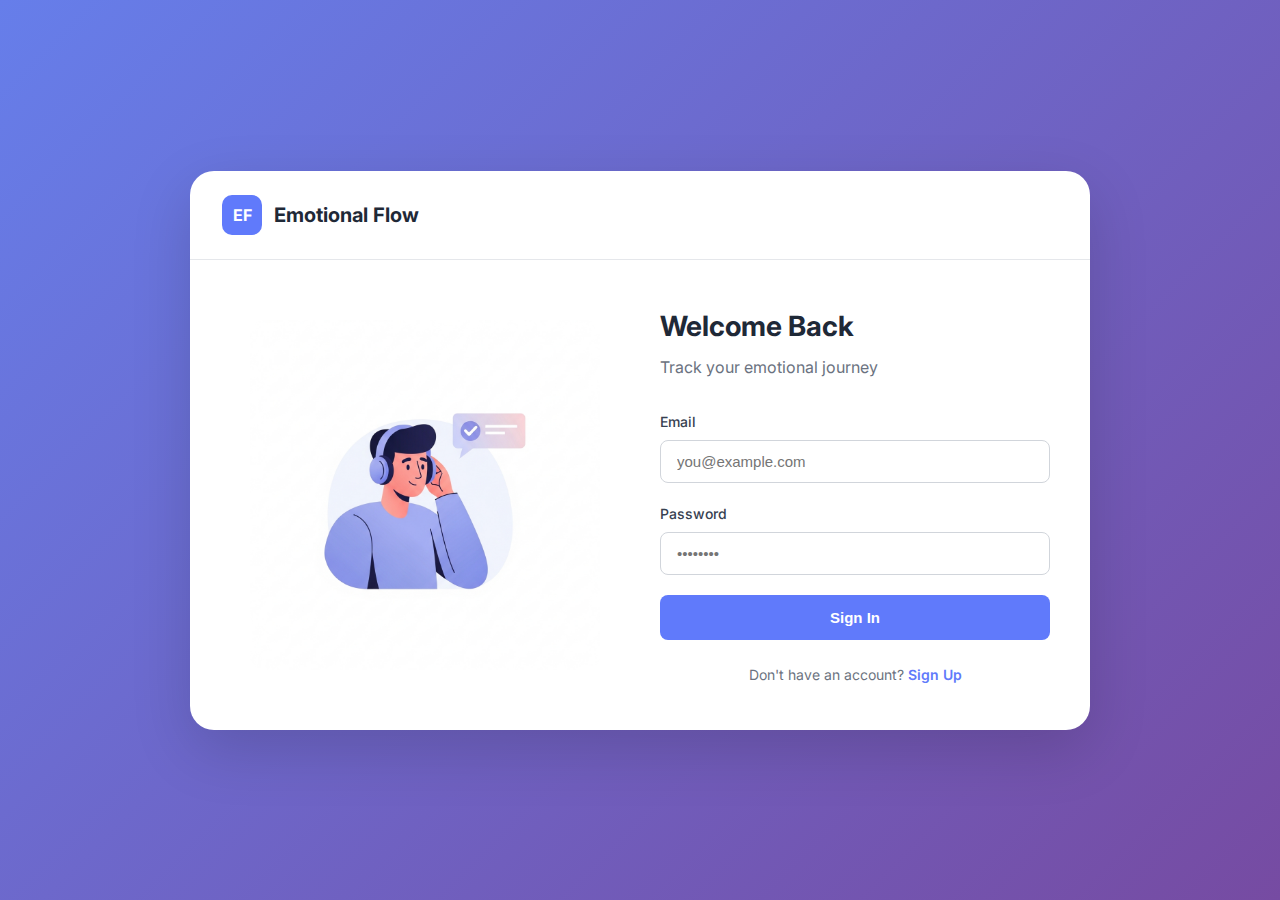
<file: index.html>
<!DOCTYPE html>
<html lang="en">
<head>
    <meta charset="UTF-8">
    <meta name="viewport" content="width=device-width, initial-scale=1.0">
    <title>Emotional Flow - Welcome</title>
    <link rel="stylesheet" href="./style.css">
</head>
<body>
    <div class="auth-container">
        <div class="auth-card">
            <div class="logo-section">
                <div class="logo-icon">EF</div>
                <h1>Emotional Flow</h1>
            </div>
            
            <div class="auth-content">
                <div class="auth-image">
                    <img src="./img/illustration.png" alt="Person reflecting on emotions" />
                </div>
                
                <div class="auth-form-section">
                    <h2 id="auth-title">Welcome Back</h2>
                    <p id="auth-subtitle">Track your emotional journey</p>
                    
                    <form id="auth-form" class="auth-form">
                        <div class="form-group">
                            <label for="email">Email</label>
                            <input type="email" id="email" name="email" required placeholder="you@example.com">
                        </div>
                        
                        <div class="form-group">
                            <label for="password">Password</label>
                            <input type="password" id="password" name="password" required placeholder="••••••••">
                        </div>
                        
                        <div id="signup-fields" style="display: none;">
                            <div class="form-group">
                                <label for="confirm-password">Confirm Password</label>
                                <input type="password" id="confirm-password" name="confirm-password" placeholder="••••••••">
                            </div>
                        </div>
                        
                        <button type="submit" class="btn-primary">Sign In</button>
                    </form>
                    
                    <div class="auth-footer">
                        <p id="auth-toggle">
                            Don't have an account? <a href="#" id="toggle-link">Sign Up</a>
                        </p>
                    </div>
                </div>
            </div>
        </div>
    </div>
    
    <script src="./script.js"></script>
</body>
</html>
</file>
<file: style.css>
@import url('https://fonts.googleapis.com/css2?family=Inter:wght@400;500;600;700&display=swap');

* {
    margin: 0;
    padding: 0;
    box-sizing: border-box;
}

body {
    font-family: 'Inter', -apple-system, BlinkMacSystemFont, 'Segoe UI', sans-serif;
    background: #f6f6f8;
    color: #1f2937;
    line-height: 1.5;
}

.auth-container {
    min-height: 100vh;
    display: flex;
    align-items: center;
    justify-content: center;
    padding: 20px;
    background: linear-gradient(135deg, #667eea 0%, #764ba2 100%);
}

.auth-card {
    background: white;
    border-radius: 24px;
    box-shadow: 0 20px 60px rgba(0, 0, 0, 0.15);
    max-width: 900px;
    width: 100%;
    overflow: hidden;
}

.logo-section {
    display: flex;
    align-items: center;
    gap: 12px;
    padding: 24px 32px;
    border-bottom: 1px solid #e5e7eb;
}

.logo-icon {
    width: 40px;
    height: 40px;
    background: #607afb;
    border-radius: 10px;
    display: flex;
    align-items: center;
    justify-content: center;
    color: white;
    font-weight: 700;
    font-size: 16px;
}

.logo-section h1 {
    font-size: 20px;
    font-weight: 700;
    color: #1f2937;
}

.auth-content {
    display: grid;
    grid-template-columns: 1fr 1fr;
    gap: 40px;
    padding: 40px;
}

.auth-image {
    display: flex;
    align-items: center;
    justify-content: center;
    padding: 20px;
}

.auth-image img {
    max-width: 100%;
    height: auto;
    border-radius: 16px;
}

.auth-form-section {
    display: flex;
    flex-direction: column;
    justify-content: center;
}

.auth-form-section h2 {
    font-size: 28px;
    font-weight: 700;
    margin-bottom: 8px;
}

.auth-form-section p {
    color: #6b7280;
    margin-bottom: 32px;
}

.auth-form {
    display: flex;
    flex-direction: column;
    gap: 20px;
}

.form-group {
    display: flex;
    flex-direction: column;
    gap: 8px;
}

.form-group label {
    font-weight: 500;
    font-size: 14px;
    color: #374151;
}

.form-group input {
    padding: 12px 16px;
    border: 1px solid #d1d5db;
    border-radius: 8px;
    font-size: 15px;
    transition: all 0.2s;
}

.form-group input:focus {
    outline: none;
    border-color: #607afb;
    box-shadow: 0 0 0 3px rgba(96, 122, 251, 0.1);
}

.btn-primary {
    background: #607afb;
    color: white;
    border: none;
    padding: 14px 24px;
    border-radius: 8px;
    font-size: 15px;
    font-weight: 600;
    cursor: pointer;
    transition: all 0.2s;
}

.btn-primary:hover {
    background: #4f67d8;
    transform: translateY(-1px);
    box-shadow: 0 4px 12px rgba(96, 122, 251, 0.3);
}

.btn-secondary {
    background: white;
    color: #374151;
    border: 1px solid #d1d5db;
    padding: 10px 20px;
    border-radius: 8px;
    font-size: 14px;
    font-weight: 500;
    cursor: pointer;
    transition: all 0.2s;
}

.btn-secondary:hover {
    background: #f9fafb;
}

.auth-footer {
    margin-top: 24px;
    text-align: center;
}

.auth-footer p {
    color: #6b7280;
    font-size: 14px;
    margin: 0;
}

.auth-footer a {
    color: #607afb;
    text-decoration: none;
    font-weight: 600;
}

.auth-footer a:hover {
    text-decoration: underline;
}

.app-container {
    min-height: 100vh;
    display: flex;
    flex-direction: column;
    background: #ffffff;
}

.app-header {
    height: 64px;
    border-bottom: 1px solid #e5e7eb;
    display: flex;
    align-items: center;
    justify-content: space-between;
    padding: 0 40px;
    background: white;
    position: sticky;
    top: 0;
    z-index: 100;
}

.header-left {
    display: flex;
    align-items: center;
    gap: 16px;
}

.header-left h1 {
    font-size: 18px;
    font-weight: 700;
}

.header-nav {
    display: flex;
    align-items: center;
    gap: 32px;
}

.nav-link {
    color: #6b7280;
    text-decoration: none;
    font-weight: 500;
    font-size: 14px;
    transition: color 0.2s;
}

.nav-link.active {
    color: #607afb;
}

.nav-link:hover {
    color: #1f2937;
}

.user-menu-btn {
    width: 40px;
    height: 40px;
    border-radius: 50%;
    border: 1px solid #e5e7eb;
    background: white;
    display: flex;
    align-items: center;
    justify-content: center;
    cursor: pointer;
    color: #6b7280;
    transition: all 0.2s;
}

.user-menu-btn:hover {
    background: #f9fafb;
}

.main-content {
    flex: 1;
    padding: 40px;
    background: #f9fafb;
}

.content-wrapper {
    max-width: 1400px;
    margin: 0 auto;
    display: grid;
    grid-template-columns: 320px 1fr;
    gap: 32px;
}

.sidebar {
    display: flex;
    flex-direction: column;
    gap: 24px;
}

.calendar-widget {
    background: white;
    border: 1px solid #e5e7eb;
    border-radius: 16px;
    padding: 24px;
    box-shadow: 0 1px 3px rgba(0, 0, 0, 0.05);
}

.legend {
    display: flex;
    flex-wrap: wrap;
    gap: 16px;
    margin-bottom: 16px;
}

.legend-item {
    display: flex;
    align-items: center;
    gap: 8px;
    font-size: 13px;
    color: #374151;
}

.legend-dot {
    width: 12px;
    height: 12px;
    border-radius: 50%;
}

.calendar-divider {
    height: 1px;
    background: #e5e7eb;
    margin: 16px 0;
}

.calendar-header {
    display: flex;
    align-items: center;
    justify-content: space-between;
    margin-bottom: 20px;
}

.calendar-header h3 {
    font-size: 16px;
    font-weight: 700;
}

.calendar-nav {
    width: 32px;
    height: 32px;
    border: none;
    background: transparent;
    border-radius: 50%;
    cursor: pointer;
    font-size: 18px;
    color: #6b7280;
    transition: background 0.2s;
}

.calendar-nav:hover {
    background: #f3f4f6;
}

.calendar-grid {
    display: grid;
    grid-template-columns: repeat(7, 1fr);
    gap: 8px;
}

.calendar-day-header {
    text-align: center;
    font-size: 12px;
    font-weight: 600;
    color: #6b7280;
    padding: 8px 0;
}

.calendar-day {
    aspect-ratio: 1;
    display: flex;
    align-items: center;
    justify-content: center;
    font-size: 14px;
    border-radius: 8px;
    cursor: pointer;
    position: relative;
    transition: all 0.2s;
}

.calendar-day.empty {
    opacity: 0.3;
}

.calendar-day:not(.empty):hover {
    background: #f3f4f6;
    transform: scale(1.05);
}

.calendar-day.has-emotion {
    font-weight: 600;
    color: white;
}

.check-in-btn {
    width: 100%;
    padding: 16px;
}

.dashboard-main {
    display: flex;
    flex-direction: column;
    gap: 32px;
}

.weekly-insights,
.daily-details {
    background: white;
    border: 1px solid #e5e7eb;
    border-radius: 16px;
    padding: 32px;
    box-shadow: 0 1px 3px rgba(0, 0, 0, 0.05);
}

.weekly-insights h2,
.daily-details h2 {
    font-size: 20px;
    font-weight: 700;
    margin-bottom: 24px;
}

.details-header {
    display: flex;
    justify-content: space-between;
    align-items: center;
    margin-bottom: 24px;
}

.chart-container {
    height: 300px;
    display: flex;
    align-items: flex-end;
    gap: 16px;
    padding: 20px 0;
    border-bottom: 2px solid #e5e7eb;
}

.chart-bar {
    flex: 1;
    display: flex;
    flex-direction: column;
    align-items: center;
    gap: 12px;
    cursor: pointer;
    transition: transform 0.2s;
}

.chart-bar:hover {
    transform: translateY(-4px);
}

.bar-container {
    width: 100%;
    height: 250px;
    display: flex;
    flex-direction: column;
    justify-content: flex-end;
    position: relative;
}

.bar-segment {
    width: 100%;
    border-radius: 8px 8px 0 0;
    transition: opacity 0.2s;
}

.bar-segment:first-child {
    border-radius: 8px;
}

.chart-bar:hover .bar-segment {
    opacity: 0.8;
}

.chart-label {
    font-size: 13px;
    font-weight: 600;
    color: #6b7280;
}

.details-list {
    display: flex;
    flex-direction: column;
    gap: 16px;
}

.detail-entry {
    padding: 20px;
    background: #f9fafb;
    border-radius: 12px;
    border-left: 4px solid;
}

.detail-entry.joy { border-left-color: #facc15; }
.detail-entry.sadness { border-left-color: #60a5fa; }
.detail-entry.anger { border-left-color: #ef4444; }
.detail-entry.calm { border-left-color: #34d399; }
.detail-entry.anxiety { border-left-color: #c084fc; }
.detail-entry.neutral { border-left-color: #d5c7b4; }

.detail-header {
    display: flex;
    justify-content: space-between;
    align-items: center;
    margin-bottom: 12px;
}

.detail-emotion {
    font-weight: 600;
    font-size: 15px;
    color: #1f2937;
}

.detail-time {
    font-size: 13px;
    color: #6b7280;
}

.detail-description {
    color: #4b5563;
    font-size: 14px;
    line-height: 1.6;
}

.modal {
    display: none;
    position: fixed;
    top: 0;
    left: 0;
    right: 0;
    bottom: 0;
    z-index: 1000;
}

.modal.active {
    display: block;
}

.modal-overlay {
    position: absolute;
    top: 0;
    left: 0;
    right: 0;
    bottom: 0;
    background: rgba(0, 0, 0, 0.5);
    backdrop-filter: blur(4px);
}

.modal-content {
    position: absolute;
    top: 50%;
    left: 50%;
    transform: translate(-50%, -50%);
    background: white;
    border-radius: 24px;
    width: 90%;
    max-width: 600px;
    max-height: 90vh;
    overflow-y: auto;
    box-shadow: 0 25px 50px rgba(0, 0, 0, 0.25);
}

.modal-content.small-modal {
    max-width: 500px;
}

.modal-header {
    padding: 24px 32px;
    border-bottom: 1px solid #e5e7eb;
    display: flex;
    justify-content: space-between;
    align-items: center;
}

.progress-section {
    flex: 1;
}

.step-label {
    font-size: 13px;
    color: #6b7280;
    display: block;
    margin-bottom: 8px;
}

.progress-bar {
    height: 6px;
    background: #e5e7eb;
    border-radius: 3px;
    overflow: hidden;
    max-width: 300px;
}

.progress-fill {
    height: 100%;
    background: #607afb;
    border-radius: 3px;
    transition: width 0.3s;
}

.modal-close {
    width: 32px;
    height: 32px;
    border: none;
    background: #f3f4f6;
    border-radius: 8px;
    cursor: pointer;
    font-size: 24px;
    color: #6b7280;
    display: flex;
    align-items: center;
    justify-content: center;
    transition: background 0.2s;
}

.modal-close:hover {
    background: #e5e7eb;
}

.modal-body {
    padding: 32px;
}

.modal-body h3 {
    font-size: 20px;
    font-weight: 600;
    margin-bottom: 24px;
    color: #1f2937;
}

.emotion-grid {
    display: grid;
    grid-template-columns: repeat(3, 1fr);
    gap: 16px;
}

.emotion-option {
    display: flex;
    flex-direction: column;
    align-items: center;
    gap: 12px;
    cursor: pointer;
}

.emotion-option input[type="radio"] {
    display: none;
}

.emotion-card {
    width: 100%;
    aspect-ratio: 1;
    border: 3px solid;
    border-radius: 16px;
    display: flex;
    align-items: center;
    justify-content: center;
    transition: all 0.2s;
    background: white;
}

.emotion-option input[type="radio"]:checked + .emotion-card {
    background: rgba(96, 122, 251, 0.05);
    transform: scale(1.05);
    box-shadow: 0 4px 12px rgba(0, 0, 0, 0.1);
}

.emotion-icon {
    font-size: 48px;
}

.emotion-label {
    font-weight: 500;
    font-size: 15px;
    color: #374151;
}

.intensity-slider {
    padding: 20px;
}

.slider {
    width: 100%;
    height: 8px;
    border-radius: 4px;
    background: #e5e7eb;
    outline: none;
    margin: 20px 0;
}

.slider::-webkit-slider-thumb {
    appearance: none;
    width: 24px;
    height: 24px;
    border-radius: 50%;
    background: #607afb;
    cursor: pointer;
}

.slider::-moz-range-thumb {
    width: 24px;
    height: 24px;
    border-radius: 50%;
    background: #607afb;
    cursor: pointer;
    border: none;
}

.intensity-labels {
    display: flex;
    justify-content: space-between;
    align-items: center;
    color: #6b7280;
    font-size: 14px;
}

.intensity-labels span:nth-child(2) {
    font-size: 24px;
    font-weight: 700;
    color: #607afb;
}

.modal-textarea {
    width: 100%;
    min-height: 150px;
    padding: 16px;
    border: 1px solid #d1d5db;
    border-radius: 12px;
    font-family: inherit;
    font-size: 15px;
    resize: vertical;
    transition: all 0.2s;
}

.modal-textarea:focus {
    outline: none;
    border-color: #607afb;
    box-shadow: 0 0 0 3px rgba(96, 122, 251, 0.1);
}

.modal-footer {
    padding: 24px 32px;
    border-top: 1px solid #e5e7eb;
    display: flex;
    gap: 12px;
    justify-content: flex-end;
}

.detail-entries {
    display: flex;
    flex-direction: column;
    gap: 16px;
}

@media (max-width: 1024px) {
    .content-wrapper {
        grid-template-columns: 1fr;
    }

    .auth-content {
        grid-template-columns: 1fr;
    }

    .auth-image {
        display: none;
    }
}

@media (max-width: 640px) {
    .main-content {
        padding: 20px;
    }

    .app-header {
        padding: 0 20px;
    }

    .emotion-grid {
        grid-template-columns: repeat(2, 1fr);
    }

    .chart-container {
        gap: 8px;
    }
}
.emotion-item {
    cursor: pointer;
    border: 2px solid #d1d5db;
    padding: 20px;
    text-align: center;
    border-radius: 12px;
    transition: 0.2s;
}

.emotion-item.active {
    border-color: #6366f1 !important;
    background: #eef2ff;
    transform: scale(1.05);
}
</file>
